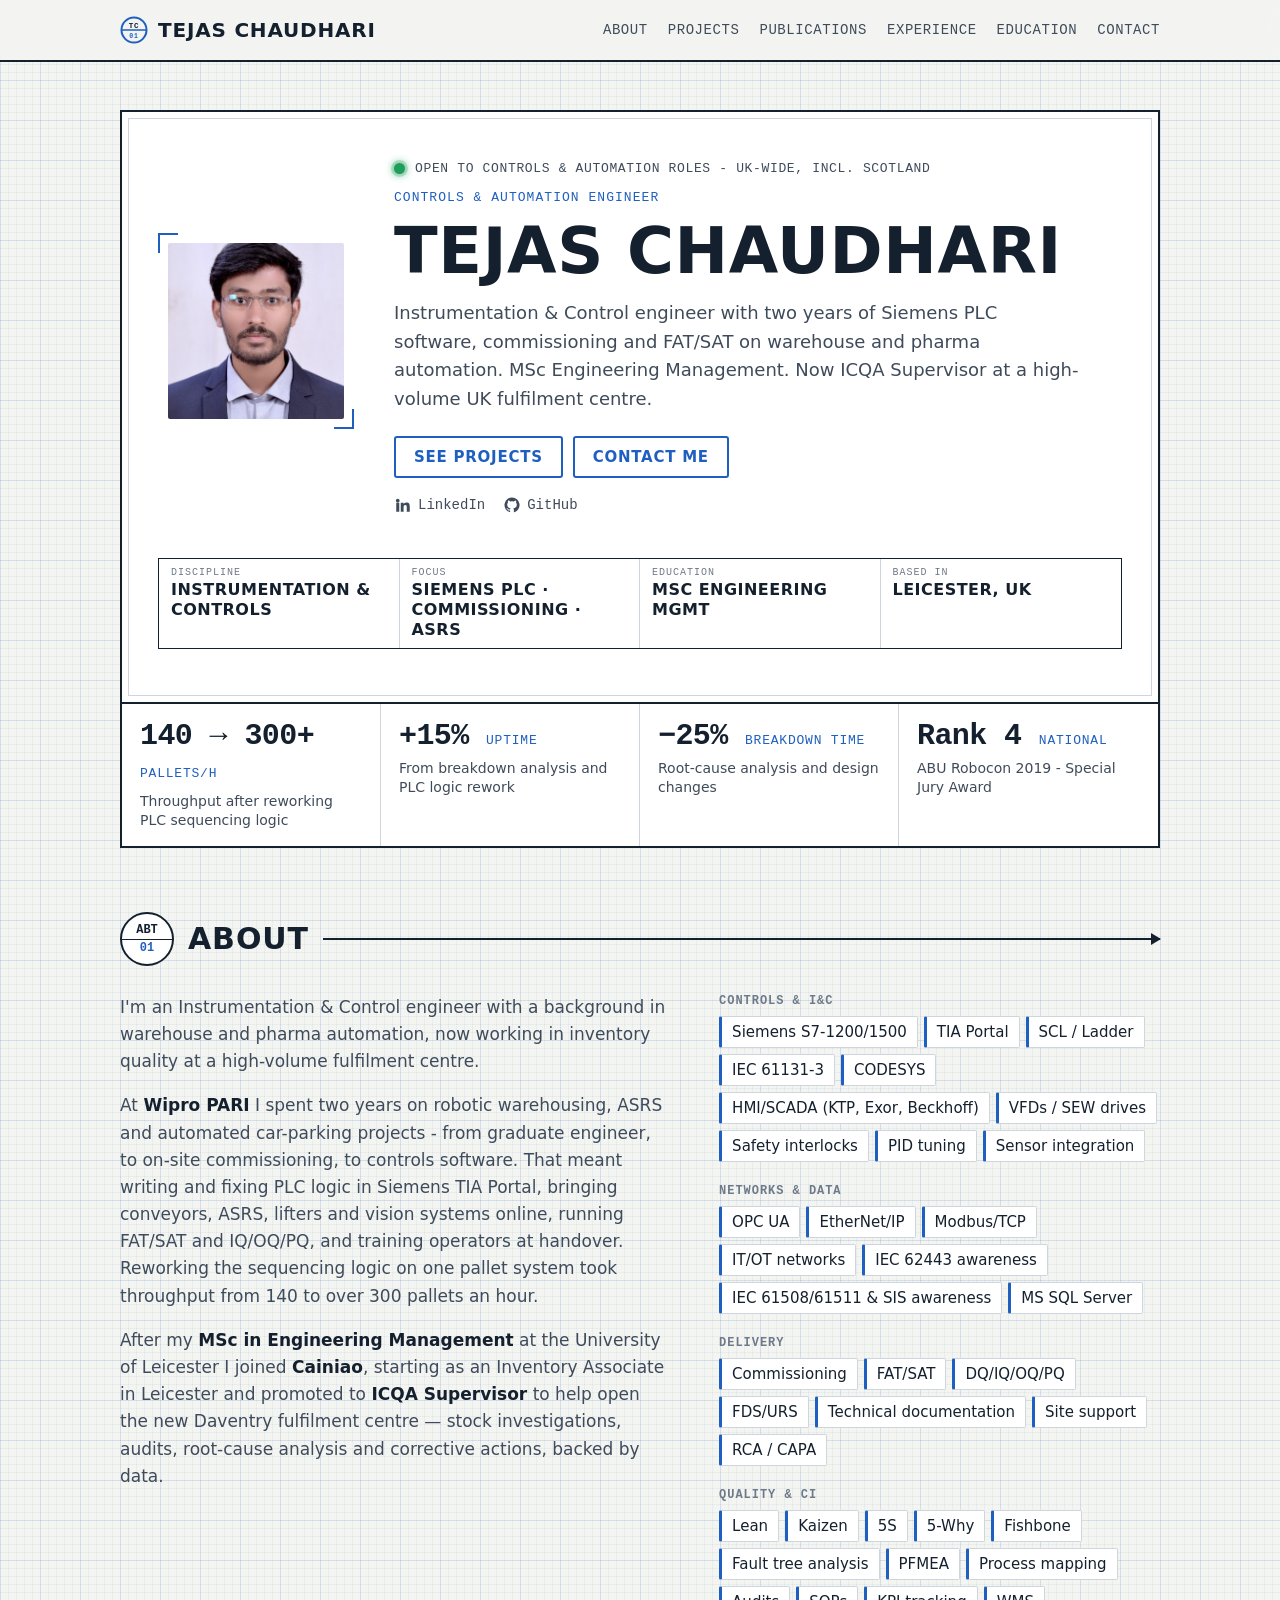
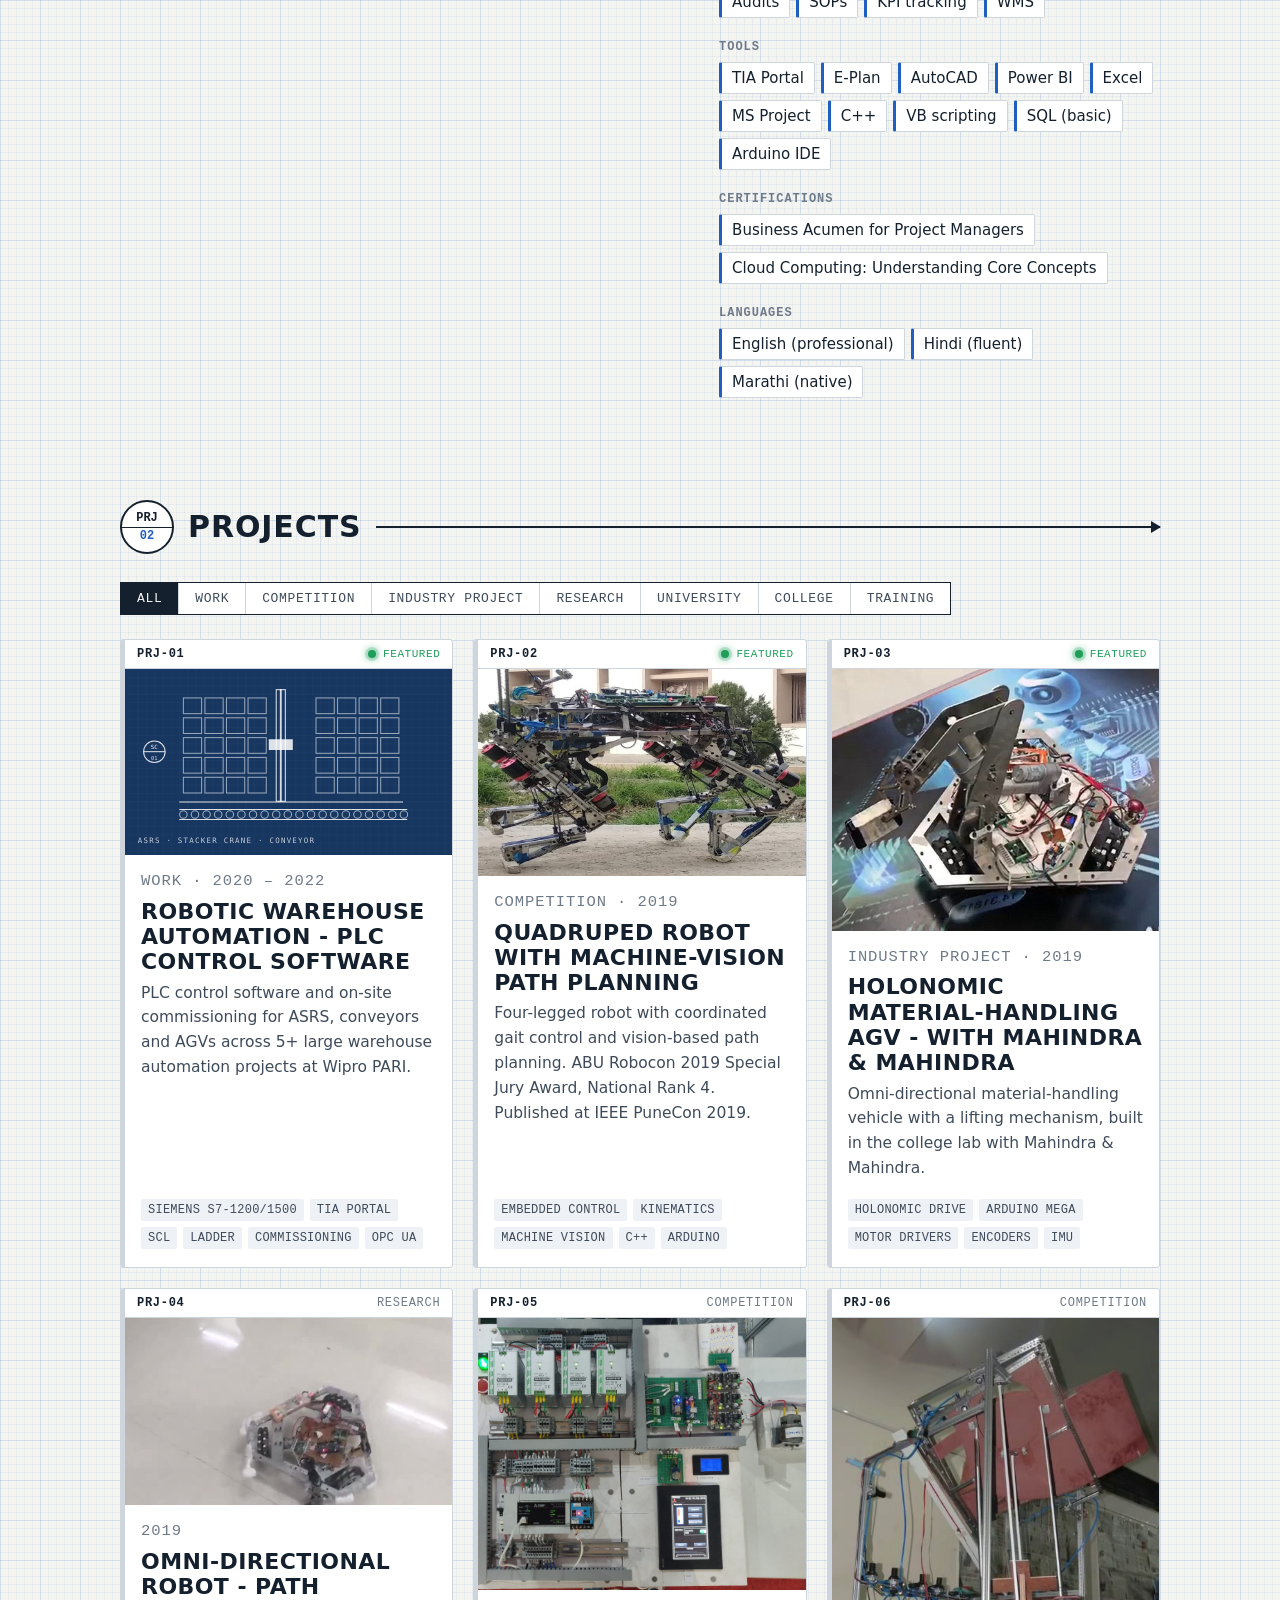
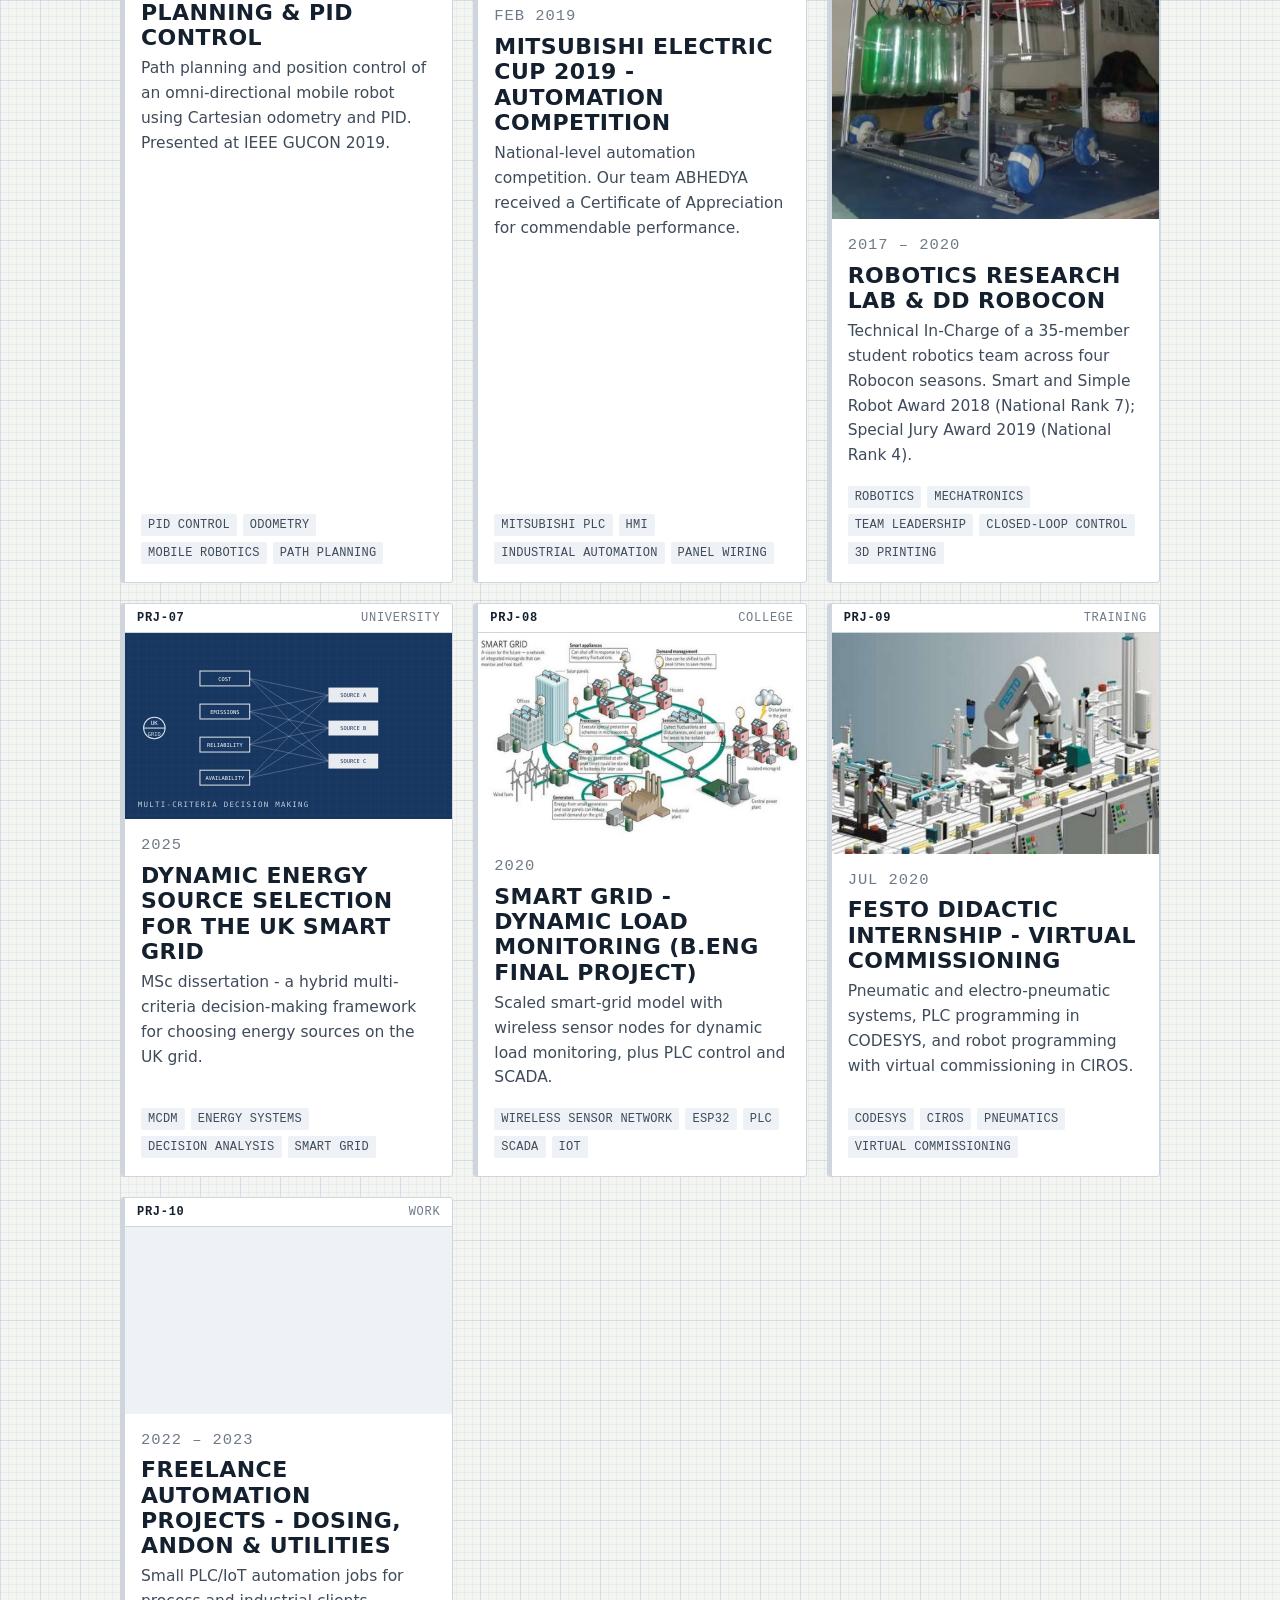
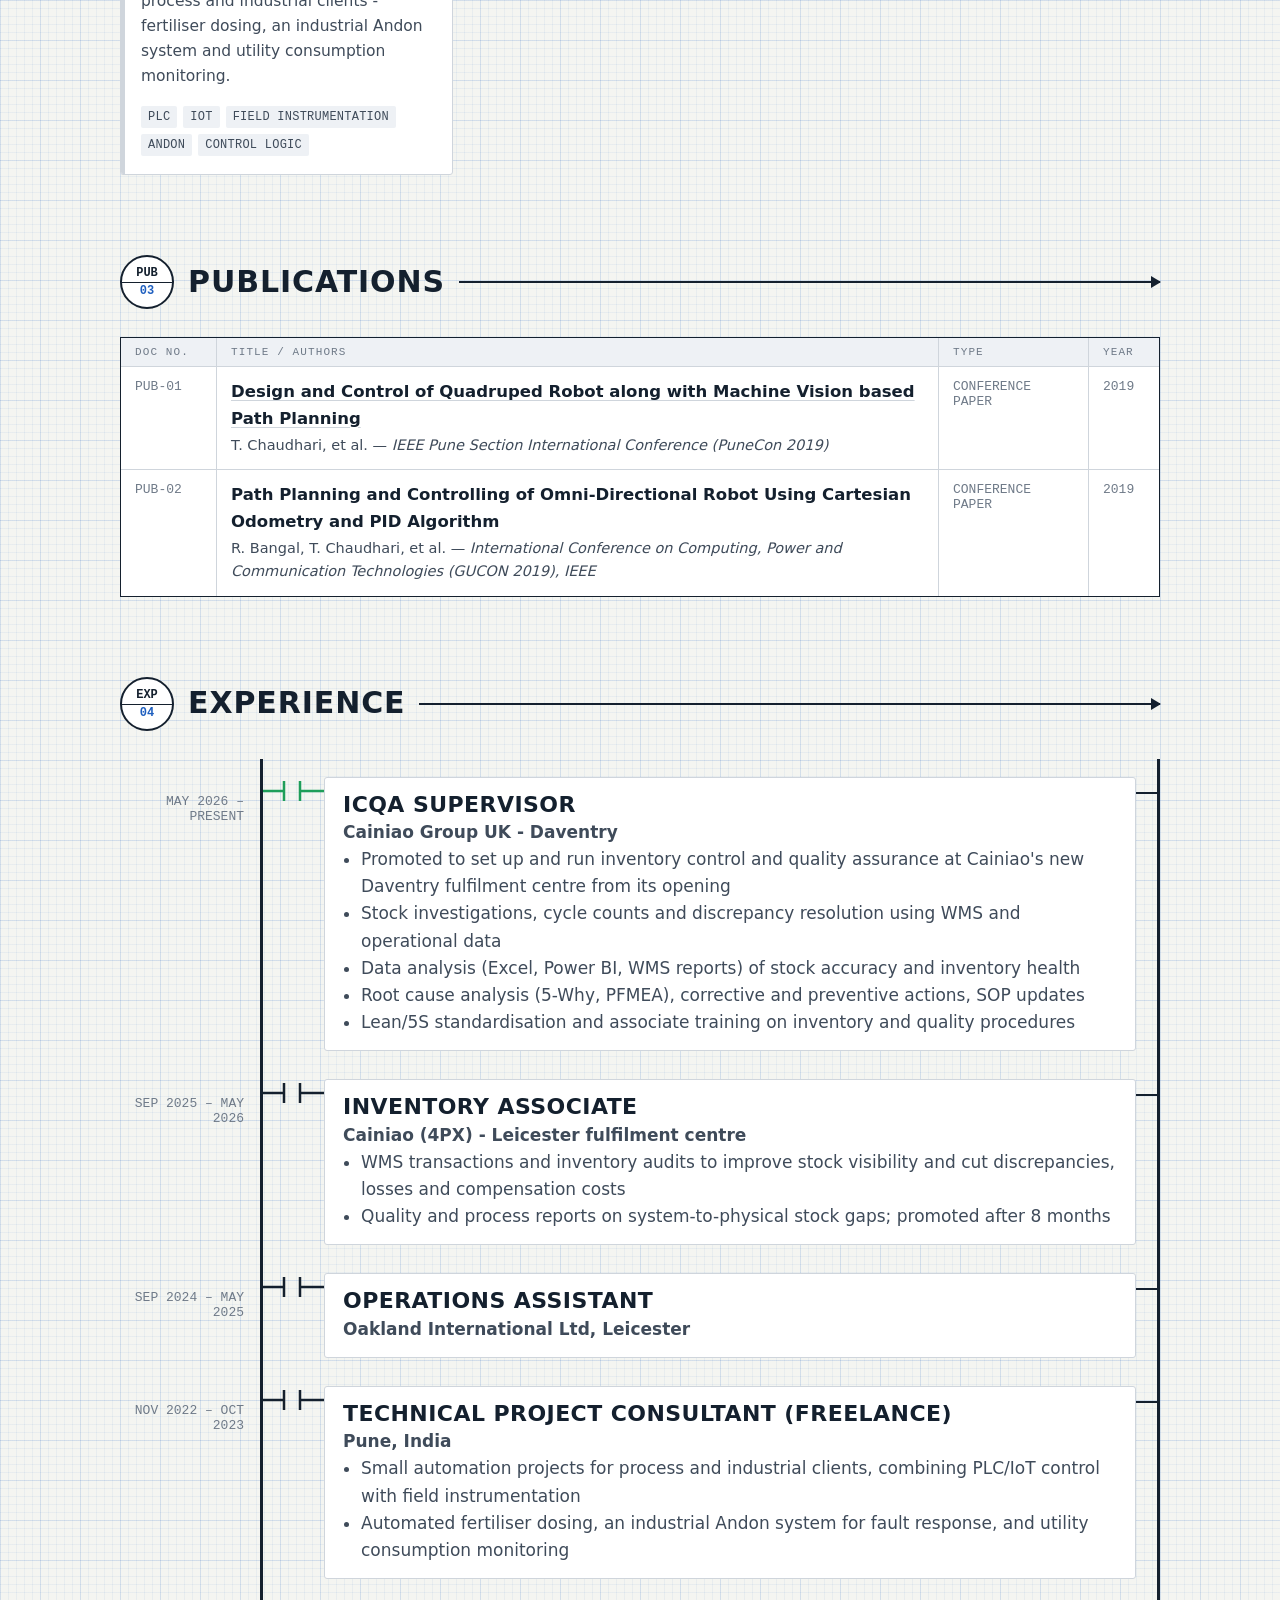
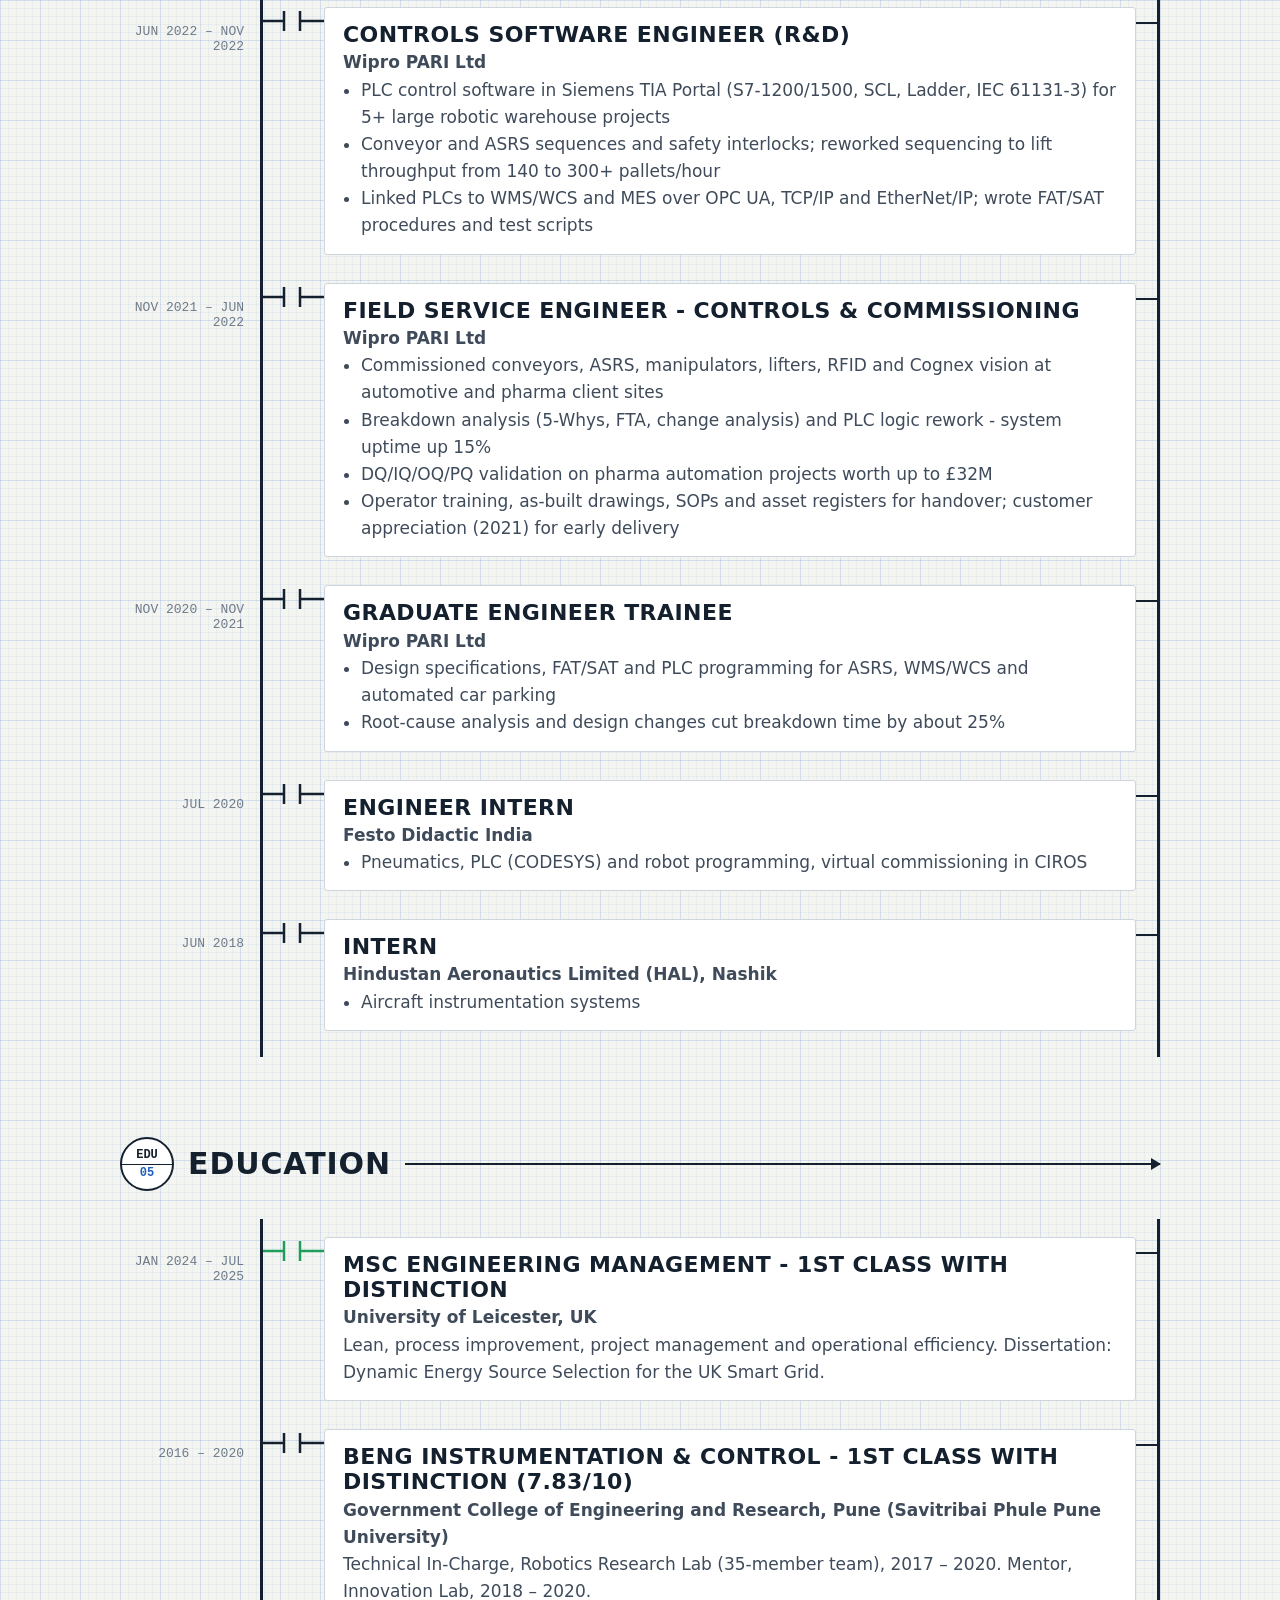
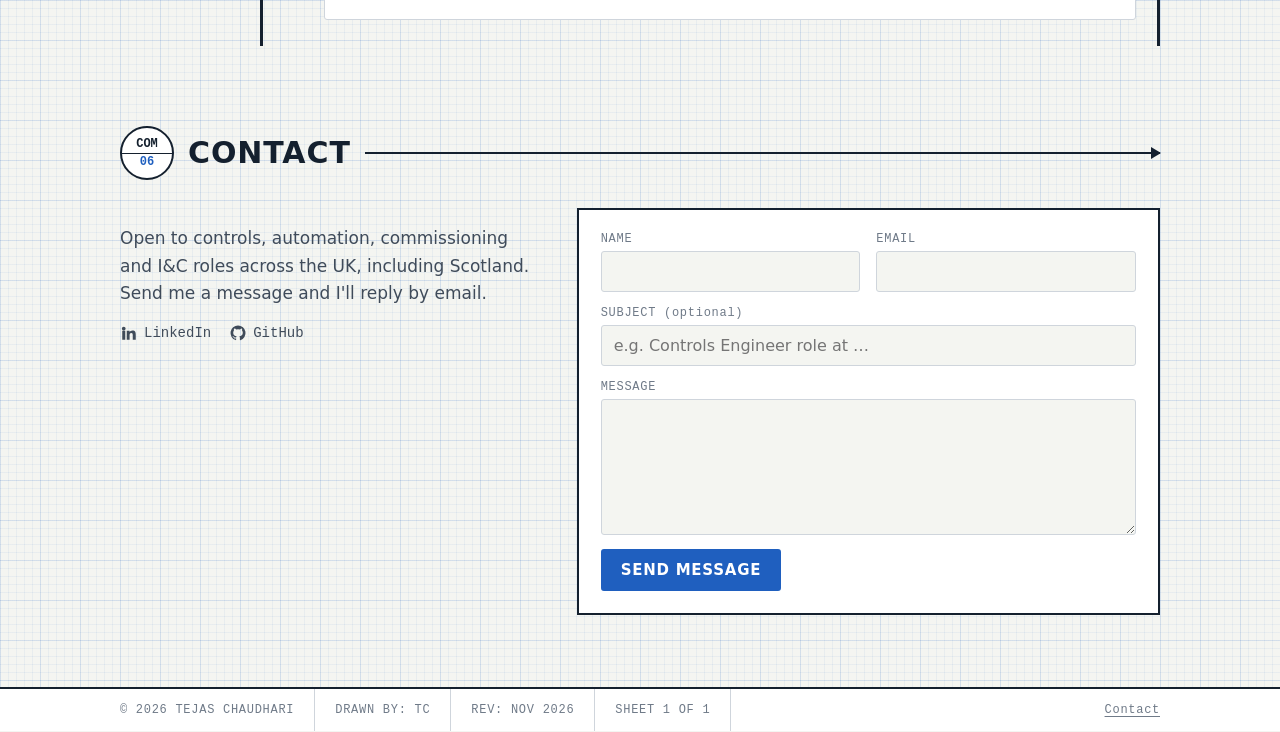
<file: site/index.html>
<!doctype html>
<html lang="en">
<head>
  <meta charset="utf-8">
  <meta name="viewport" content="width=device-width, initial-scale=1">
  <meta http-equiv="Content-Security-Policy" content="default-src 'self'; script-src 'self'; style-src 'self' https://fonts.googleapis.com; font-src https://fonts.gstatic.com; img-src 'self' data:; media-src 'self'; frame-src 'self' https://www.youtube-nocookie.com; connect-src 'self' https://api.web3forms.com; object-src 'none'; base-uri 'self'; form-action 'none'; upgrade-insecure-requests">
  <meta name="referrer" content="strict-origin-when-cross-origin">
  <!-- seo:start (written by the admin tool from content/site.yml) -->
  <title>Tejas Chaudhari — Controls &amp; Automation Engineer</title>
  <meta name="description" content="Instrumentation &amp; Control engineer with two years of Siemens PLC software, commissioning and FAT/SAT on warehouse and pharma automation. MSc Engineering Management. Now ICQA Supervisor at a…">
  <meta property="og:type" content="website">
  <meta property="og:title" content="Tejas Chaudhari — Controls &amp; Automation Engineer">
  <meta property="og:description" content="Instrumentation &amp; Control engineer with two years of Siemens PLC software, commissioning and FAT/SAT on warehouse and pharma automation. MSc Engineering Management. Now ICQA Supervisor at a…">
  <meta property="og:url" content="https://tejasx98.github.io/">
  <link rel="canonical" href="https://tejasx98.github.io/">
  <meta property="og:image" content="https://tejasx98.github.io/media/profile/photo.jpg">
  <!-- seo:end -->
  <link rel="preconnect" href="https://fonts.googleapis.com">
  <link rel="preconnect" href="https://fonts.gstatic.com" crossorigin>
  <link href="https://fonts.googleapis.com/css2?family=Barlow+Condensed:wght@500;600;700&family=Barlow:wght@400;500;600&family=JetBrains+Mono:wght@400;500;600;700&display=swap" rel="stylesheet">
  <link rel="stylesheet" href="assets/css/style.css">
  <link rel="icon" href="assets/favicon.svg" type="image/svg+xml">
</head>
<body data-page="home">
  <header class="topbar">
    <div class="wrap topbar-inner">
      <a class="brand" href="#top" id="brand"></a>
      <nav class="nav" id="nav"></nav>
    </div>
  </header>

  <main id="top">
    <div id="app" class="wrap"><p class="loading">Loading…</p></div>
  </main>

  <footer class="footer">
    <div class="wrap" id="footer"></div>
  </footer>

  <script src="assets/js/vendor/js-yaml.min.js"></script>
  <script src="assets/js/vendor/marked.js"></script>
  <script src="assets/js/app.js"></script>
</body>
</html>
</file>
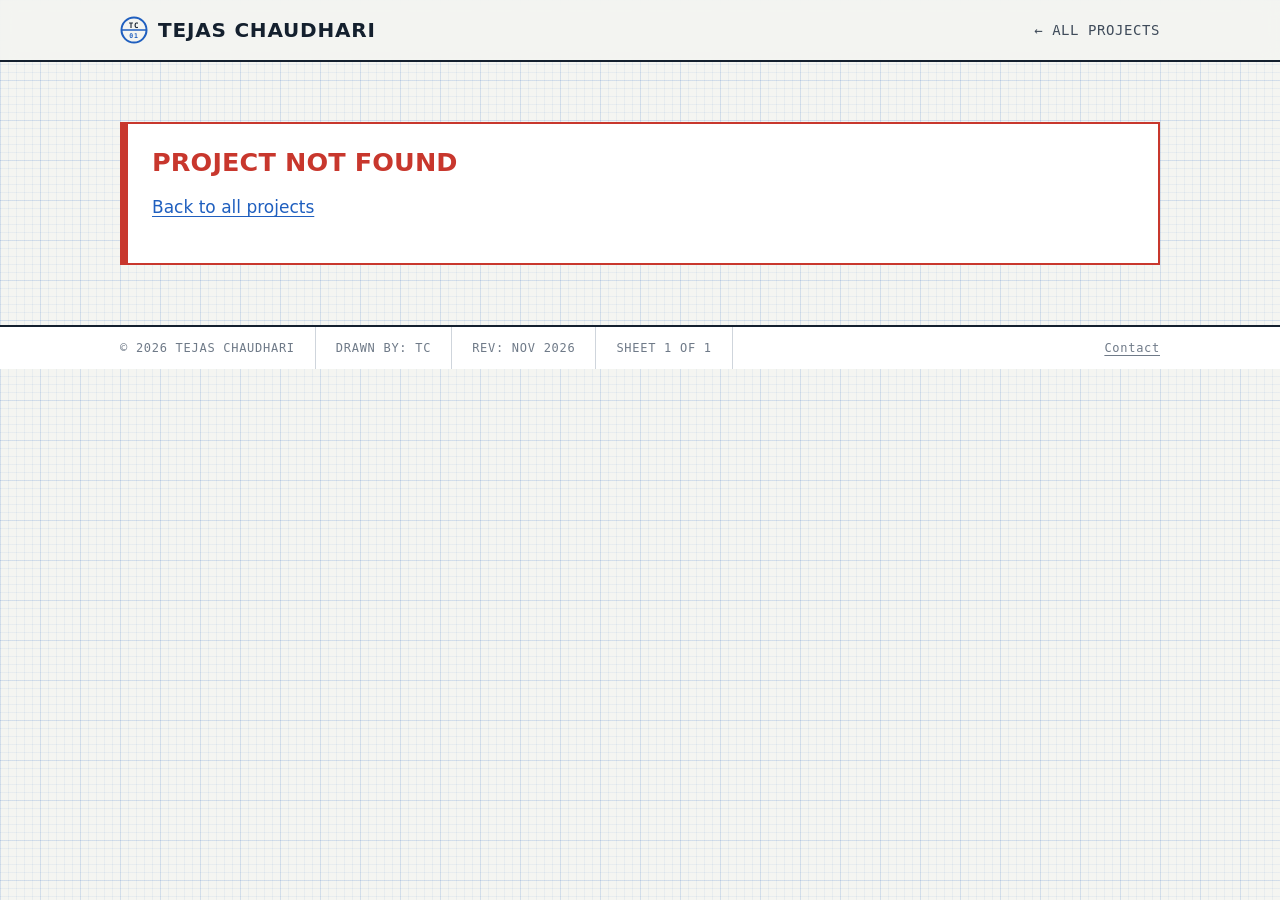
<file: site/project.html>
<!doctype html>
<html lang="en">
<head>
  <meta charset="utf-8">
  <meta name="viewport" content="width=device-width, initial-scale=1">
  <meta http-equiv="Content-Security-Policy" content="default-src 'self'; script-src 'self'; style-src 'self' https://fonts.googleapis.com; font-src https://fonts.gstatic.com; img-src 'self' data:; media-src 'self'; frame-src 'self' https://www.youtube-nocookie.com; connect-src 'self' https://api.web3forms.com; object-src 'none'; base-uri 'self'; form-action 'none'; upgrade-insecure-requests">
  <meta name="referrer" content="strict-origin-when-cross-origin">
  <title>Project</title>
  <link rel="preconnect" href="https://fonts.googleapis.com">
  <link rel="preconnect" href="https://fonts.gstatic.com" crossorigin>
  <link href="https://fonts.googleapis.com/css2?family=Barlow+Condensed:wght@500;600;700&family=Barlow:wght@400;500;600&family=JetBrains+Mono:wght@400;500;600;700&display=swap" rel="stylesheet">
  <link rel="stylesheet" href="assets/css/style.css">
  <link rel="icon" href="assets/favicon.svg" type="image/svg+xml">
</head>
<body data-page="project">
  <header class="topbar">
    <div class="wrap topbar-inner">
      <a class="brand" href="./" id="brand"></a>
      <nav class="nav"><a class="keep" href="./#projects">← All projects</a></nav>
    </div>
  </header>

  <main>
    <div id="app" class="wrap"><p class="loading">Loading…</p></div>
  </main>

  <footer class="footer">
    <div class="wrap" id="footer"></div>
  </footer>

  <div class="lightbox" id="lightbox" hidden>
    <button class="lb-close" aria-label="Close">×</button>
    <img alt="">
    <p class="lb-cap"></p>
  </div>

  <script src="assets/js/vendor/js-yaml.min.js"></script>
  <script src="assets/js/vendor/marked.js"></script>
  <script src="assets/js/app.js"></script>
</body>
</html>
</file>
<file: site/assets/css/style.css>
/* =============================================================
   Theme: "Control Drawing"
   Engineering-drawing paper, P&ID instrument balloons, ladder-logic
   timeline, HMI status lamps. Dark mode follows high-performance
   HMI style (ISA-101 grey, colour only where it means something).
   ============================================================= */

/* ---------- tokens ---------- */
:root {
  --accent: var(--accent-base, #1f5fbf);   /* set by `accent:` in site.yml */
  --bg: #f4f5f1;                /* drawing paper */
  --surface: #ffffff;
  --ink: #14202e;               /* drawing ink */
  --ink-2: #3f4b5a;
  --ink-3: #6f7a88;
  --line: #cfd5dc;
  --line-strong: #14202e;
  --grid: rgba(31, 95, 191, .06);
  --grid-major: rgba(31, 95, 191, .10);
  --chip: #eef1f5;
  --run: #1e9e5a;               /* "running" green */
  --amber: #d99a1b;
  --radius: 3px;
  --sans: "Barlow", system-ui, -apple-system, "Segoe UI", sans-serif;
  --cond: "Barlow Condensed", "Barlow", system-ui, sans-serif;
  --mono: "JetBrains Mono", ui-monospace, Menlo, Consolas, monospace;
}
@media (prefers-color-scheme: dark) {
  :root {
    --bg: #202428;              /* HMI grey */
    --surface: #2a2f34;
    --ink: #e7eaed;
    --ink-2: #b9c0c8;
    --ink-3: #8a939d;
    --line: #3b4249;
    --line-strong: #8a939d;
    --grid: rgba(255, 255, 255, .025);
    --grid-major: rgba(255, 255, 255, .045);
    --chip: #343a40;
    --accent: color-mix(in srgb, var(--accent-base, #1f5fbf) 60%, #ffffff);
  }
}

@media (prefers-color-scheme: dark) { .btn:not(.btn-ghost) { color: #0f1720 !important; } }

/* ---------- base ---------- */
* { box-sizing: border-box; }
html { scroll-behavior: smooth; scroll-padding-top: 72px; }
body {
  margin: 0; color: var(--ink); background-color: var(--bg);
  /* drawing grid: 8px minor, 40px major */
  background-image:
    linear-gradient(var(--grid-major) 1px, transparent 1px),
    linear-gradient(90deg, var(--grid-major) 1px, transparent 1px),
    linear-gradient(var(--grid) 1px, transparent 1px),
    linear-gradient(90deg, var(--grid) 1px, transparent 1px);
  background-size: 40px 40px, 40px 40px, 8px 8px, 8px 8px;
  font: 17px/1.6 var(--sans); -webkit-font-smoothing: antialiased;
}
img, video, iframe { max-width: 100%; display: block; }
a { color: var(--accent); text-underline-offset: 3px; }
h1, h2, h3, h4 { font-family: var(--cond); line-height: 1.15; margin: 0 0 .5em; letter-spacing: .005em; font-weight: 600; }
.wrap { max-width: 1080px; margin: 0 auto; padding: 0 20px; }
.loading { padding: 80px 0; color: var(--ink-3); font-family: var(--mono); }
.mono { font-family: var(--mono); }

/* ---------- top bar ---------- */
.topbar {
  position: sticky; top: 0; z-index: 10;
  background: color-mix(in srgb, var(--bg) 92%, transparent);
  backdrop-filter: blur(8px); border-bottom: 2px solid var(--line-strong);
}
.topbar-inner { display: flex; align-items: center; justify-content: space-between; height: 60px; gap: 16px; }
.brand { display: flex; align-items: center; gap: 10px; font: 700 20px var(--cond); color: var(--ink); text-decoration: none; white-space: nowrap; text-transform: uppercase; letter-spacing: .04em; }
.brand-mark { width: 28px; height: 28px; flex: none; }
.nav { display: flex; gap: 20px; align-items: center; overflow-x: auto; scrollbar-width: none; }
.nav a { color: var(--ink-2); text-decoration: none; font: 500 14px var(--mono); text-transform: uppercase; letter-spacing: .04em; white-space: nowrap; }
.nav a:hover { color: var(--accent); }

/* ---------- buttons, chips, lamps ---------- */
.btn {
  display: inline-flex; align-items: center; gap: 8px;
  background: var(--accent); color: #fff !important; text-decoration: none;
  padding: 10px 18px; border-radius: var(--radius); font: 600 15px var(--sans);
  text-transform: uppercase; letter-spacing: .05em;
  border: 2px solid var(--accent); transition: filter .15s, background .15s;
}
.btn:hover { filter: brightness(1.1); }
.btn-ghost { background: transparent; color: var(--accent) !important; }
.btn-ghost:hover { background: color-mix(in srgb, var(--accent) 8%, transparent); }
.btn-small { padding: 4px 12px; font-size: 13px; }
.chips, .tags { list-style: none; padding: 0; margin: 0; display: flex; flex-wrap: wrap; gap: 6px; }
/* skills look like engraved tag plates */
.chips li {
  background: var(--surface); border: 1px solid var(--line); border-left: 3px solid var(--accent);
  padding: 3px 10px; border-radius: 2px; font-size: 15px;
}
.tags li { font: 12px/1 var(--mono); color: var(--ink-2); background: var(--chip); padding: 5px 7px; border-radius: 2px; text-transform: uppercase; letter-spacing: .02em; }

.lamp { display: inline-flex; align-items: center; gap: 10px; font: 500 13px var(--mono); text-transform: uppercase; letter-spacing: .05em; color: var(--ink-2); }
.lamp::before {
  content: ""; width: 11px; height: 11px; border-radius: 50%; flex: none;
  background: var(--run); box-shadow: 0 0 0 3px color-mix(in srgb, var(--run) 22%, transparent), 0 0 10px var(--run);
  animation: pulse 2.4s ease-in-out infinite;
}
@keyframes pulse { 50% { box-shadow: 0 0 0 3px color-mix(in srgb, var(--run) 10%, transparent), 0 0 3px var(--run); } }
@media (prefers-reduced-motion: reduce) { .lamp::before { animation: none; } html { scroll-behavior: auto; } }

/* ---------- hero: drawing sheet + title block ---------- */
.hero {
  display: grid; grid-template-columns: auto 1fr; gap: 40px; align-items: center;
  margin: 48px 0 8px; padding: 36px; position: relative;
  background: var(--surface); border: 2px solid var(--line-strong);
}
/* drawing-border zone ticks */
.hero::before {
  content: ""; position: absolute; inset: 6px; border: 1px solid var(--line); pointer-events: none;
}
.frame { position: relative; padding: 10px; width: fit-content; }
.frame::before, .frame::after { content: ""; position: absolute; width: 18px; height: 18px; border: 2px solid var(--accent); }
.frame::before { top: 0; left: 0; border-right: 0; border-bottom: 0; }
.frame::after { bottom: 0; right: 0; border-left: 0; border-top: 0; }
.avatar { width: 176px; height: 176px; object-fit: cover; border-radius: 2px; filter: grayscale(.15); }
.eyebrow { font: 500 13px/1.4 var(--mono); color: var(--accent); text-transform: uppercase; letter-spacing: .08em; margin: 0 0 8px; }
.hero h1 { font-size: clamp(40px, 6.5vw, 64px); margin-bottom: 10px; text-transform: uppercase; font-weight: 700; letter-spacing: .01em; }
.tagline { font-size: 18px; color: var(--ink-2); max-width: 60ch; margin: 0 0 22px; }
.hero-actions { display: flex; gap: 10px; flex-wrap: wrap; margin: 0 0 18px; }
.socials { display: flex; gap: 6px 18px; flex-wrap: wrap; }
.icon-link { display: inline-flex; align-items: center; gap: 6px; color: var(--ink-2); text-decoration: none; font: 500 14px var(--mono); }
.icon-link:hover { color: var(--accent); }

.titleblock {
  grid-column: 1 / -1; display: grid; grid-template-columns: repeat(4, 1fr);
  border: 1.5px solid var(--line-strong); margin-top: 4px;
}
.titleblock > div { padding: 8px 12px; border-right: 1px solid var(--line); min-width: 0; }
.titleblock > div:last-child { border-right: 0; }
.titleblock dt { font: 500 10px var(--mono); text-transform: uppercase; letter-spacing: .1em; color: var(--ink-3); }
.titleblock dd { margin: 2px 0 0; font: 600 16px/1.25 var(--cond); text-transform: uppercase; letter-spacing: .03em; overflow-wrap: anywhere; }

/* ---------- sections: P&ID line with instrument balloon ---------- */
.section { padding: 56px 0 24px; }
.sec-head { display: flex; align-items: center; gap: 14px; margin-bottom: 28px; }
.balloon {
  width: 54px; height: 54px; flex: none; border-radius: 50%;
  border: 2px solid var(--line-strong); background: var(--surface);
  display: grid; grid-template-rows: 1fr 1fr; place-items: center; position: relative;
  font: 600 12px/1 var(--mono); color: var(--ink);
}
.balloon::after { content: ""; position: absolute; left: 0; right: 0; top: 50%; border-top: 1.5px solid var(--line-strong); }
.balloon b { align-self: end; padding-bottom: 3px; font-weight: 600; }
.balloon i { align-self: start; padding-top: 3px; font-style: normal; color: var(--accent); }
.sec-head h2 { font-size: 30px; text-transform: uppercase; margin: 0; white-space: nowrap; letter-spacing: .03em; }
/* process line with flow arrow */
.pipe { flex: 1; height: 2px; background: var(--line-strong); position: relative; min-width: 24px; }
.pipe::after {
  content: ""; position: absolute; right: -1px; top: 50%; transform: translateY(-50%);
  border-left: 10px solid var(--line-strong); border-top: 6px solid transparent; border-bottom: 6px solid transparent;
}

.prose { color: var(--ink-2); max-width: 68ch; }
.prose strong { color: var(--ink); }
.prose p { margin: 0 0 1em; }
.prose h3 { font-size: 22px; color: var(--ink); text-transform: uppercase; }
.about-grid { display: grid; grid-template-columns: 1.25fr 1fr; gap: 48px; }
.skill-group { margin-bottom: 22px; }
.skill-group h4 { font: 600 12px var(--mono); text-transform: uppercase; letter-spacing: .08em; color: var(--ink-3); margin-bottom: 8px; }

/* ---------- projects: equipment datasheet cards ---------- */
.filters { display: flex; flex-wrap: wrap; gap: 0; margin-bottom: 24px; border: 1.5px solid var(--line-strong); width: fit-content; max-width: 100%; }
.filters button {
  font: 500 13px var(--mono); text-transform: uppercase; letter-spacing: .05em; color: var(--ink-2);
  background: var(--surface); border: 0; border-right: 1px solid var(--line); padding: 8px 16px; cursor: pointer;
}
.filters button:last-child { border-right: 0; }
.filters button.on { background: var(--ink); color: var(--bg); }
.grid { display: grid; grid-template-columns: repeat(auto-fill, minmax(300px, 1fr)); gap: 20px; }
.card {
  display: flex; flex-direction: column; background: var(--surface); border: 1.5px solid var(--line);
  border-radius: var(--radius); overflow: hidden; color: inherit; text-decoration: none; position: relative;
  transition: border-color .15s, box-shadow .15s, transform .15s;
}
.card::before { content: ""; position: absolute; left: 0; top: 0; bottom: 0; width: 4px; background: var(--line); transition: background .15s; z-index: 1; }
.card:hover { border-color: var(--accent); box-shadow: 4px 4px 0 color-mix(in srgb, var(--accent) 25%, transparent); transform: translate(-2px, -2px); }
.card:hover::before { background: var(--accent); }
.card[hidden] { display: none; }
.card-strip { display: flex; justify-content: space-between; align-items: center; padding: 7px 12px 7px 16px; border-bottom: 1px solid var(--line); font: 500 12px var(--mono); text-transform: uppercase; letter-spacing: .06em; color: var(--ink-3); }
.card-strip .tagno { color: var(--ink); font-weight: 600; }
.card-strip .lamp { font-size: 11px; color: var(--run); gap: 7px; }
.card-strip .lamp::before { width: 8px; height: 8px; }
.card-cover { aspect-ratio: 16/9; background: var(--chip); }
.card-cover img { width: 100%; height: 100%; object-fit: cover; }
.cover-fallback { height: 100%; display: grid; place-items: center; font: 700 48px var(--cond); color: var(--ink-3); }
.card-body { padding: 16px 16px 18px 20px; display: flex; flex-direction: column; gap: 6px; flex: 1; }
.card-body h3 { font-size: 22px; margin: 0; text-transform: uppercase; letter-spacing: .02em; }
.card-body p { margin: 0; color: var(--ink-2); font-size: 15.5px; }
.card-body .tags { margin-top: auto; padding-top: 12px; }
.meta { font: 12px/1.4 var(--mono); color: var(--ink-3) !important; text-transform: uppercase; letter-spacing: .06em; margin: 0; }

/* ---------- publications: document register ---------- */
.register { border: 1.5px solid var(--line-strong); background: var(--surface); }
.reg-row { display: grid; grid-template-columns: 96px 1fr 150px 70px; border-bottom: 1px solid var(--line); }
.reg-row:last-child { border-bottom: 0; }
.reg-row > * { padding: 12px 14px; border-right: 1px solid var(--line); margin: 0; min-width: 0; }
.reg-row > *:last-child { border-right: 0; }
.reg-head { background: var(--chip); }
.reg-head > * { font: 500 11px var(--mono); text-transform: uppercase; letter-spacing: .1em; color: var(--ink-3); padding-top: 8px; padding-bottom: 8px; }
.reg-no, .reg-type, .reg-year { font: 13px var(--mono); color: var(--ink-3); text-transform: uppercase; }
.pub-title { font-weight: 600; margin: 0; font-size: 16.5px; }
.pub-title a { color: var(--ink); text-decoration-color: var(--line); }
.pub-title a:hover { color: var(--accent); }
.pub-meta { margin: 2px 0 0; color: var(--ink-2); font-size: 14.5px; }

/* ---------- experience / education: ladder logic ---------- */
.ladder { position: relative; padding: 8px 0; }
.ladder::before, .ladder::after { content: ""; position: absolute; top: 0; bottom: 0; width: 3px; background: var(--line-strong); }
.ladder::before { left: 140px; }       /* L1 power rail */
.ladder::after { right: 0; }           /* return rail */
.rung { display: grid; grid-template-columns: 140px 64px 1fr; align-items: start; padding: 10px 24px 18px 0; }
.rung-period { font: 13px var(--mono); color: var(--ink-3); text-align: right; padding: 4px 16px 0 0; text-transform: uppercase; }
.contact-sym { width: 64px; height: 28px; color: var(--line-strong); }
.rung-body { background: var(--surface); border: 1px solid var(--line); padding: 14px 18px; border-radius: var(--radius); position: relative; }
/* rung wire continues to return rail */
.rung-body::after { content: ""; position: absolute; top: 14px; right: -25px; width: 24px; border-top: 2px solid var(--line-strong); }
.rung-body h3 { font-size: 22px; margin-bottom: 2px; text-transform: uppercase; letter-spacing: .02em; }
.rung-org { color: var(--accent); margin: 0 0 6px; font-weight: 600; }
.rung-body ul { margin: 0; padding-left: 18px; color: var(--ink-2); }
.rung-body p { margin: 0; color: var(--ink-2); }
.rung:first-child .contact-sym, .rung.active .contact-sym { color: var(--run); }

/* ---------- contact ---------- */
.contact p { color: var(--ink-2); max-width: 60ch; }
.contact .btn { margin: 4px 0 20px; text-transform: none; letter-spacing: 0; }

/* ---------- project page ---------- */
.project { padding: 40px 0 24px; max-width: 840px; }
.project-head { background: var(--surface); border: 2px solid var(--line-strong); padding: 28px 28px 22px; margin-bottom: 8px; }
.project h1 { font-size: clamp(32px, 5vw, 48px); margin: 8px 0 10px; text-transform: uppercase; }
.lead { font-size: 19px; color: var(--ink-2); margin: 0 0 12px; }
.role { margin: 0 0 14px; }
.role strong { font: 600 12px var(--mono); text-transform: uppercase; letter-spacing: .08em; color: var(--ink-3); margin-right: 6px; }
.project-head .tags { margin-bottom: 18px; }
.project-head .hero-actions { margin: 0; }
.project .prose { margin: 32px 0; }
.gallery { display: grid; grid-template-columns: repeat(auto-fill, minmax(240px, 1fr)); gap: 16px; }
.gallery figure { margin: 0; }
.m-wide { grid-column: 1 / -1; }
.gallery figcaption { font: 13px var(--mono); color: var(--ink-3); margin-top: 6px; }
.zoom { padding: 0; border: 1.5px solid var(--line); border-radius: var(--radius); overflow: hidden; cursor: zoom-in; background: var(--chip); width: 100%; }
.zoom:hover { border-color: var(--accent); }
.zoom img { width: 100%; aspect-ratio: 4/3; object-fit: cover; }
.m-wide video { width: 100%; border-radius: var(--radius); background: #000; }
.ratio { position: relative; aspect-ratio: 16/9; border-radius: var(--radius); overflow: hidden; }
.ratio iframe { position: absolute; inset: 0; width: 100%; height: 100%; border: 0; }
.pdf iframe { width: 100%; height: 70vh; border: 1.5px solid var(--line); border-radius: var(--radius); background: #fff; }
.pager { display: flex; justify-content: space-between; gap: 16px; margin-top: 48px; padding-top: 18px; border-top: 2px solid var(--line-strong); font: 500 14px var(--mono); text-transform: uppercase; }
.pager a { text-decoration: none; }

.lightbox { position: fixed; inset: 0; z-index: 50; background: rgba(10,14,18,.94); display: flex; flex-direction: column; align-items: center; justify-content: center; padding: 24px; }
.lightbox[hidden] { display: none; }
.lightbox img { max-height: 82vh; object-fit: contain; }
.lb-cap { color: #cfd3db; margin-top: 12px; font: 14px var(--mono); text-align: center; }
.lb-close { position: absolute; top: 14px; right: 18px; background: none; border: 0; color: #fff; font-size: 34px; cursor: pointer; }

/* ---------- alarm box (config errors) ---------- */
.error { margin: 60px 0; padding: 24px; border: 2px solid #c8372d; border-left-width: 8px; background: var(--surface); }
.error h2 { color: #c8372d; text-transform: uppercase; }
.error pre { white-space: pre-wrap; font: 14px/1.5 var(--mono); margin: 0; }

/* ---------- footer: title-block strip ---------- */
.footer { border-top: 2px solid var(--line-strong); padding: 0; margin-top: 48px; background: var(--surface); }
.footer .wrap { display: flex; flex-wrap: wrap; font: 12px var(--mono); text-transform: uppercase; letter-spacing: .06em; color: var(--ink-3); padding: 0; }
.footer .wrap > * { padding: 14px 20px; border-right: 1px solid var(--line); }
.footer .wrap > *:last-child { border-right: 0; margin-left: auto; text-transform: none; }
.footer a { color: var(--ink-3); }

/* ---------- responsive ---------- */
@media (max-width: 760px) {
  body { font-size: 16px; }
  .hero { grid-template-columns: 1fr; gap: 20px; padding: 24px 20px; margin-top: 24px; }
  .avatar { width: 112px; height: 112px; }
  .titleblock { grid-template-columns: 1fr 1fr; }
  .titleblock > div:nth-child(2) { border-right: 0; }
  .titleblock > div:nth-child(-n+2) { border-bottom: 1px solid var(--line); }
  .about-grid { grid-template-columns: 1fr; gap: 24px; }
  .sec-head h2 { font-size: 24px; }
  .balloon { width: 46px; height: 46px; font-size: 11px; }
  .reg-head { display: none; }
  .reg-row { grid-template-columns: 1fr; }
  .reg-row > * { border-right: 0; padding: 2px 14px; }
  .reg-row > :first-child { padding-top: 12px; }
  .reg-row > :last-child { padding-bottom: 12px; }
  .ladder::before { left: 0; }
  .rung { grid-template-columns: 44px 1fr; padding-right: 16px; }
  .rung-period { grid-column: 2; grid-row: 1; text-align: left; padding: 0 0 4px; }
  .contact-sym { grid-column: 1; grid-row: 2; width: 44px; margin-top: 2px; }
  .rung-body { grid-column: 2; grid-row: 2; }
  .rung-body::after { right: -17px; width: 16px; }
  .nav a:not(.btn):not(.keep) { display: none; }
  .footer .wrap > * { border-right: 0; padding: 8px 20px; }
  .footer .wrap > *:last-child { margin-left: 0; padding-bottom: 16px; }
  .project-head { padding: 20px; }
}

/* ---------- print ---------- */
@media print {
  body { background: #fff; }
  .topbar, .filters, .hero-actions, .footer { display: none; }
  .card, .rung, .reg-row { break-inside: avoid; }
  .lamp::before { animation: none; }
}

/* ---------- highlights: HMI numeric readouts ---------- */
.readouts { display: grid; grid-template-columns: repeat(auto-fit, minmax(200px, 1fr)); border: 2px solid var(--line-strong); border-top: 0; background: var(--surface); margin-bottom: 8px; }
.readout { padding: 16px 18px; border-right: 1px solid var(--line); min-width: 0; }
.readout:last-child { border-right: 0; }
.ro-value { margin: 0; font: 600 30px/1.1 var(--mono); color: var(--ink); letter-spacing: -.02em; }
.ro-unit { font-size: 13px; font-weight: 500; color: var(--accent); text-transform: uppercase; letter-spacing: .06em; }
.ro-label { margin: 6px 0 0; font-size: 14px; color: var(--ink-2); line-height: 1.35; }
@media (max-width: 760px) {
  .readouts { grid-template-columns: 1fr 1fr; }
  .readout:nth-child(2n) { border-right: 0; }
  .readout:nth-child(-n+2) { border-bottom: 1px solid var(--line); }
  .ro-value { font-size: 22px; }
}
.hero + .readouts { margin-top: -8px; }

/* ---------- contact form ---------- */
.contact-grid { display: grid; grid-template-columns: 1fr 1.4fr; gap: 40px; align-items: start; }
.cform { background: var(--surface); border: 2px solid var(--line-strong); padding: 22px; }
.cf-row { display: grid; grid-template-columns: 1fr 1fr; gap: 0 16px; }
.cf-field { display: flex; flex-direction: column; gap: 5px; margin-bottom: 14px; }
.cf-field span { font: 500 12px var(--mono); text-transform: uppercase; letter-spacing: .06em; color: var(--ink-3); }
.cf-field span i { text-transform: none; font-style: normal; }
.cf-field input, .cf-field textarea {
  font: 16px var(--sans); color: var(--ink); background: var(--bg); border: 1.5px solid var(--line);
  border-radius: var(--radius); padding: 10px 12px; width: 100%;
}
.cf-field textarea { resize: vertical; min-height: 130px; }
.cf-field input:focus, .cf-field textarea:focus { outline: 2px solid color-mix(in srgb, var(--accent) 30%, transparent); border-color: var(--accent); }
.cf-hp { position: absolute; left: -9999px; width: 1px; height: 1px; overflow: hidden; }
.cf-actions { display: flex; align-items: center; gap: 14px; flex-wrap: wrap; }
.cf-actions .btn { text-transform: uppercase; letter-spacing: .05em; }
.cf-actions .btn:disabled { opacity: .6; cursor: wait; }
.cf-status { margin: 0; font: 14px var(--sans); color: var(--ink-2); }
.cf-status.ok { color: var(--run); font-weight: 600; }
.cf-status.err { color: #c8372d; font-weight: 600; }
.cf-off { color: var(--ink-3); font-family: var(--mono); font-size: 14px; }
@media (max-width: 760px) {
  .contact-grid { grid-template-columns: 1fr; gap: 20px; }
  .cf-row { grid-template-columns: 1fr; }
  .cform { padding: 16px; }
}
.cf-actions .btn { margin: 0; }
</file>
